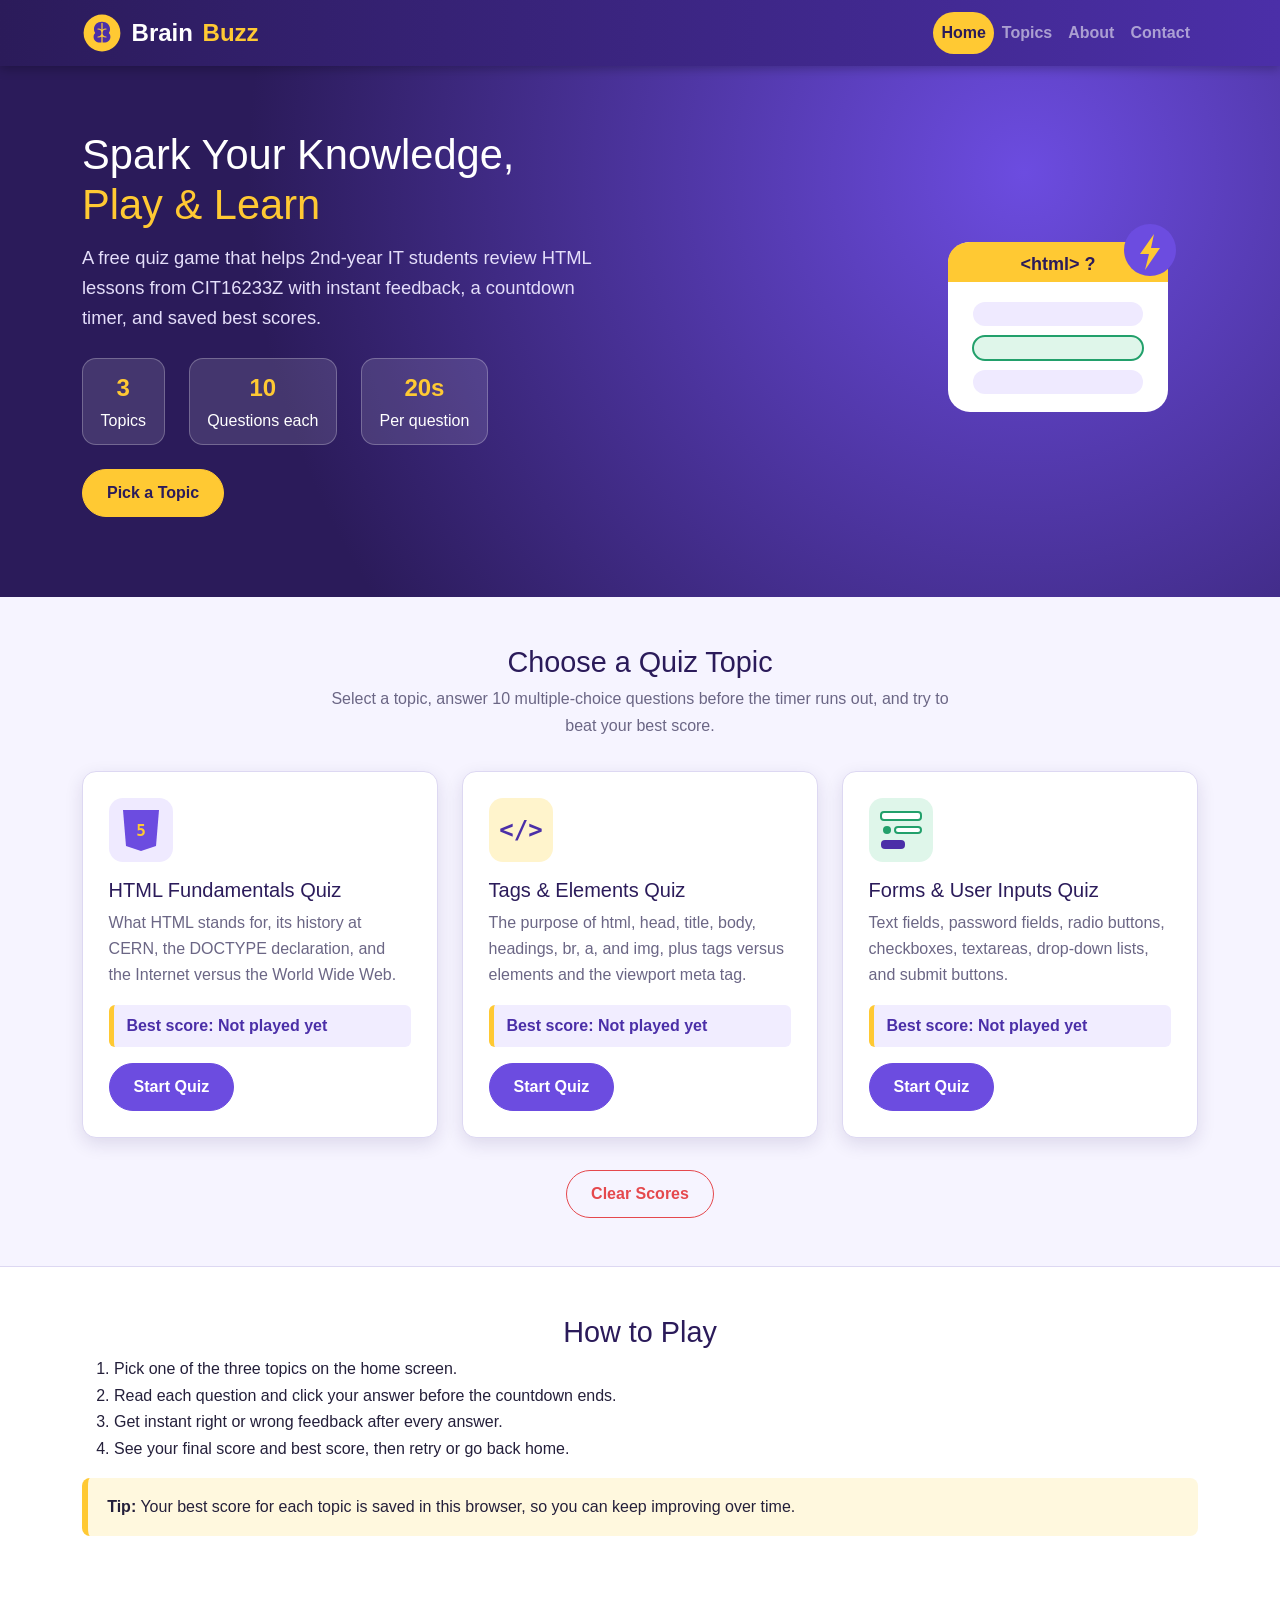
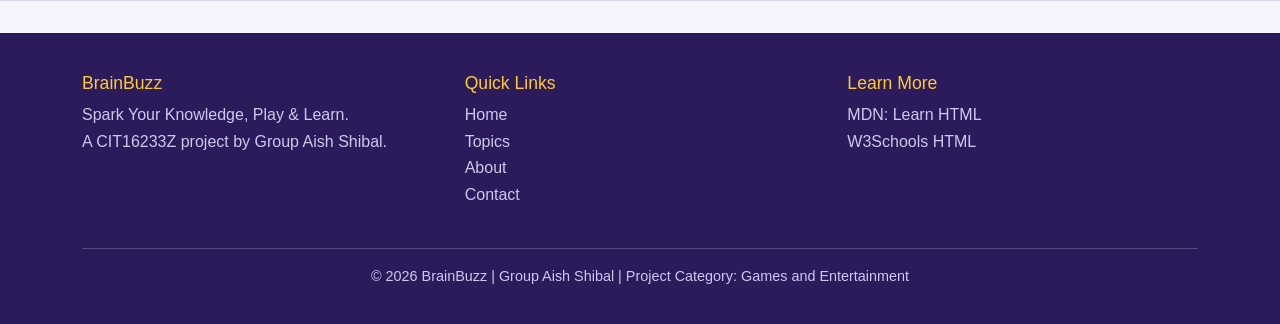
<file: index.html>
<!DOCTYPE html>
<html lang="en">
<head>
  <meta charset="UTF-8">
  <meta name="viewport" content="width=device-width, initial-scale=1.0">
  <meta name="description" content="BrainBuzz is a free web-based quiz game for reviewing HTML lessons.">
  <title>BrainBuzz | Spark Your Knowledge, Play &amp; Learn</title>
  <link rel="icon" href="images/logo.svg" type="image/svg+xml">
  <link rel="stylesheet" href="https://cdn.jsdelivr.net/npm/bootstrap@5.3.3/dist/css/bootstrap.min.css">
  <link rel="stylesheet" href="css/style.css">
</head>
<body>

  <header class="site-header sticky-top">
    <nav class="navbar navbar-expand-md navbar-dark" aria-label="Main navigation">
      <div class="container">
        <a class="navbar-brand brand" href="index.html">
          <img src="images/logo.svg" alt="BrainBuzz logo">
          Brain<span>Buzz</span>
        </a>
        <button class="navbar-toggler" type="button" data-bs-toggle="collapse" data-bs-target="#mainNav" aria-controls="mainNav" aria-expanded="false" aria-label="Toggle navigation">
          <span class="navbar-toggler-icon"></span>
        </button>
        <div class="collapse navbar-collapse" id="mainNav">
          <ul class="navbar-nav ms-auto">
          <li class="nav-item"><a class="nav-link active" href="index.html" aria-current="page">Home</a></li>
          <li class="nav-item"><a class="nav-link" href="topics.html">Topics</a></li>
          <li class="nav-item"><a class="nav-link" href="about.html">About</a></li>
          <li class="nav-item"><a class="nav-link" href="contact.html">Contact</a></li>
          </ul>
        </div>
      </div>
    </nav>
  </header>

  <main>

    <!-- SCREEN 1: HOME -->
    <div id="screen-home" class="screen active">

      <section class="hero">
        <div class="container hero-inner">
          <div class="hero-text">
            <h1>Spark Your Knowledge,<br><span>Play &amp; Learn</span></h1>
            <p>A free quiz game that helps 2nd-year IT students review HTML lessons from CIT16233Z with instant feedback, a countdown timer, and saved best scores.</p>
            <ul class="hero-stats">
              <li><strong>3</strong> Topics</li>
              <li><strong>10</strong> Questions each</li>
              <li><strong>20s</strong> Per question</li>
            </ul>
            <p><a href="#topics" class="btn btn-primary">Pick a Topic</a></p>
          </div>
          <div class="hero-image">
            <img src="images/hero.svg" alt="Illustration of a quiz card with a highlighted correct answer">
          </div>
        </div>
      </section>

      <section id="topics" class="section">
        <div class="container">
          <h2 class="section-title">Choose a Quiz Topic</h2>
          <p class="section-subtitle">Select a topic, answer 10 multiple-choice questions before the timer runs out, and try to beat your best score.</p>

          <!-- Topic cards are generated by script.js from questions.js -->
          <div id="topic-grid" class="row g-4 justify-content-center"></div>

          <div class="home-actions">
            <button id="clear-scores-btn" type="button" class="btn btn-danger">Clear Scores</button>
          </div>
        </div>
      </section>

      <section class="section section-alt">
        <div class="container">
          <h2 class="section-title">How to Play</h2>
          <ol>
            <li>Pick one of the three topics on the home screen.</li>
            <li>Read each question and click your answer before the countdown ends.</li>
            <li>Get instant right or wrong feedback after every answer.</li>
            <li>See your final score and best score, then retry or go back home.</li>
          </ol>
          <p class="callout"><strong>Tip:</strong> Your best score for each topic is saved in this browser, so you can keep improving over time.</p>
        </div>
      </section>
    </div>

    <!-- SCREEN 2: QUIZ -->
    <div id="screen-quiz" class="screen">
      <section class="section">
        <div class="container">
          <div class="quiz-box">
            <div class="quiz-top">
              <h2 id="quiz-topic-name">Quiz</h2>
              <div>
                <span id="score-display" class="badge badge-yellow">Score: 0</span>
                <span id="timer-display" class="badge badge-timer">Time: 20s</span>
              </div>
            </div>
            <p id="question-number">Question 1 of 10</p>
            <div class="progress"><div id="progress-bar" class="progress-bar"></div></div>
            <div class="timer-track"><div id="timer-bar" class="timer-bar"></div></div>

            <h3 id="question-text" class="question-text">Question text</h3>
            <div id="options" class="options"></div>
            <div id="feedback" class="feedback" aria-live="polite"></div>

            <div class="quiz-actions">
              <button id="quit-btn" type="button" class="btn btn-outline">Quit</button>
              <button id="next-btn" type="button" class="btn btn-primary">Next Question</button>
            </div>
          </div>
        </div>
      </section>
    </div>

    <!-- SCREEN 3: RESULTS -->
    <div id="screen-results" class="screen">
      <section class="section">
        <div class="container">
          <div class="result-box">
            <h2>Quiz Complete!</h2>
            <p id="result-topic">Topic</p>
            <div id="final-score" class="result-score">0 / 10</div>
            <p id="result-message" class="result-message"></p>
            <div class="result-stats">
              <div><strong id="best-score-display">0 / 10</strong> Best Score</div>
            </div>
            <div class="result-buttons">
              <button id="retry-btn" type="button" class="btn btn-primary">Retry</button>
              <button id="home-btn" type="button" class="btn btn-outline">Back to Home</button>
            </div>
          </div>
        </div>
      </section>
    </div>

  </main>

  <footer class="site-footer">
    <div class="container">
      <div class="footer-grid">
        <div>
          <h3>BrainBuzz</h3>
          <p>Spark Your Knowledge, Play &amp; Learn.<br>A CIT16233Z project by Group Aish Shibal.</p>
        </div>
        <div>
          <h3>Quick Links</h3>
          <ul>
            <li><a href="index.html">Home</a></li>
            <li><a href="topics.html">Topics</a></li>
            <li><a href="about.html">About</a></li>
            <li><a href="contact.html">Contact</a></li>
          </ul>
        </div>
        <div>
          <h3>Learn More</h3>
          <ul>
            <li><a href="https://developer.mozilla.org/en-US/docs/Learn/HTML" target="_blank" rel="noopener">MDN: Learn HTML</a></li>
            <li><a href="https://www.w3schools.com/html/" target="_blank" rel="noopener">W3Schools HTML</a></li>
          </ul>
        </div>
      </div>
      <p class="footer-bottom">&copy; 2026 BrainBuzz | Group Aish Shibal | Project Category: Games and Entertainment</p>
    </div>
  </footer>

  <script src="https://cdn.jsdelivr.net/npm/bootstrap@5.3.3/dist/js/bootstrap.bundle.min.js"></script>
  <script src="js/questions.js"></script>
  <script src="js/script.js"></script>
</body>
</html>
</file>
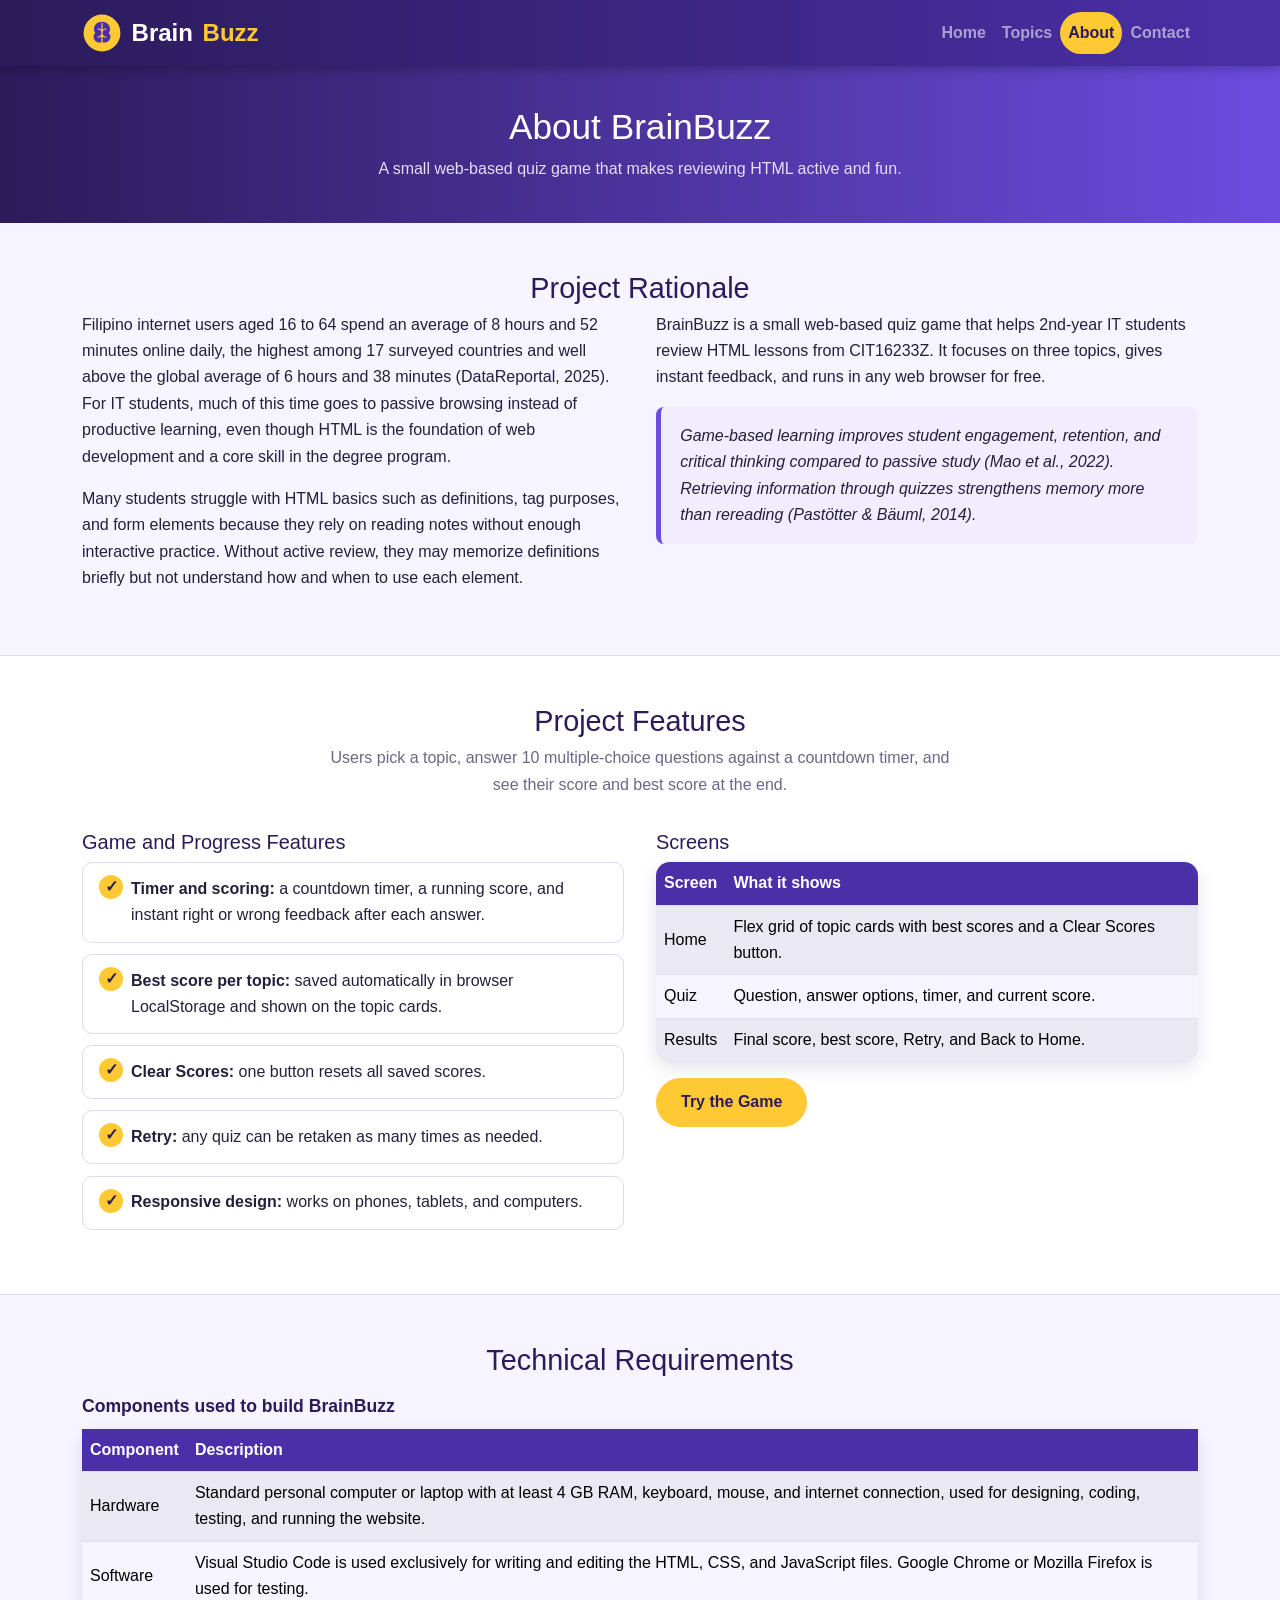
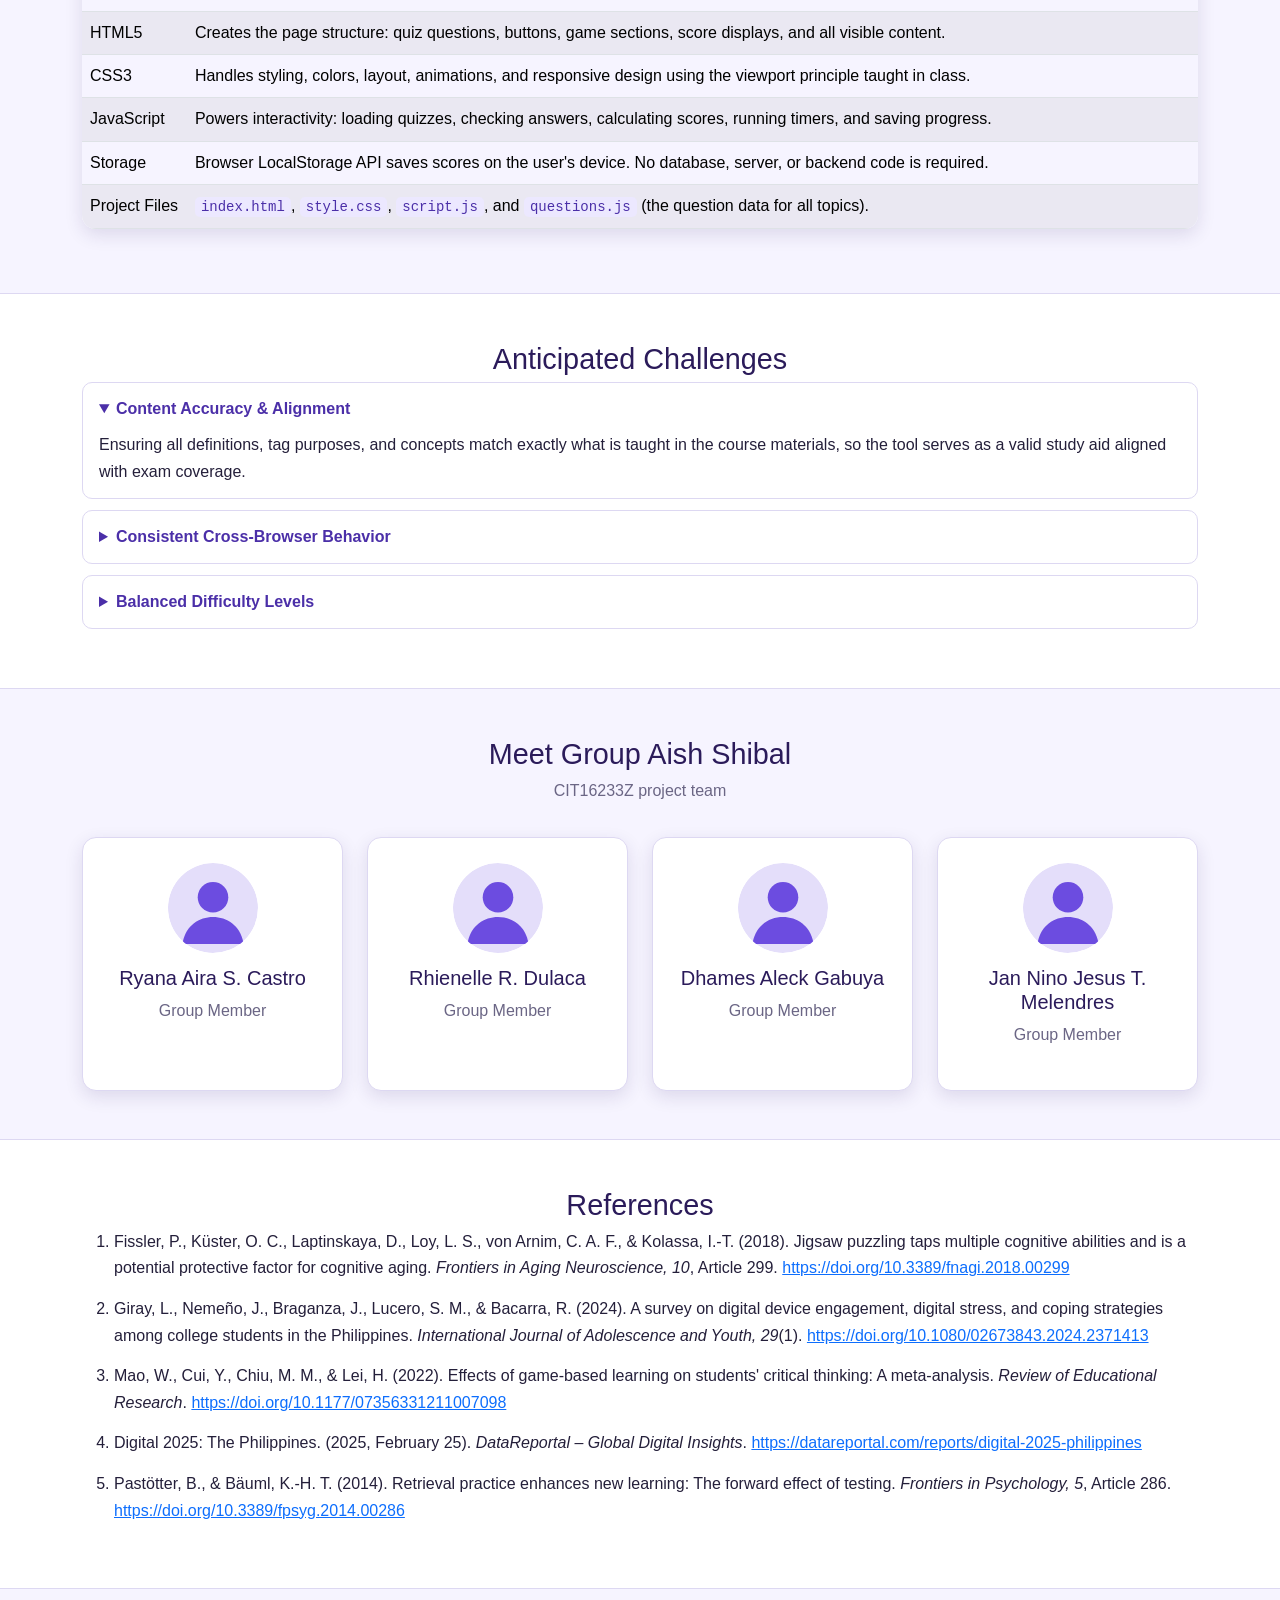
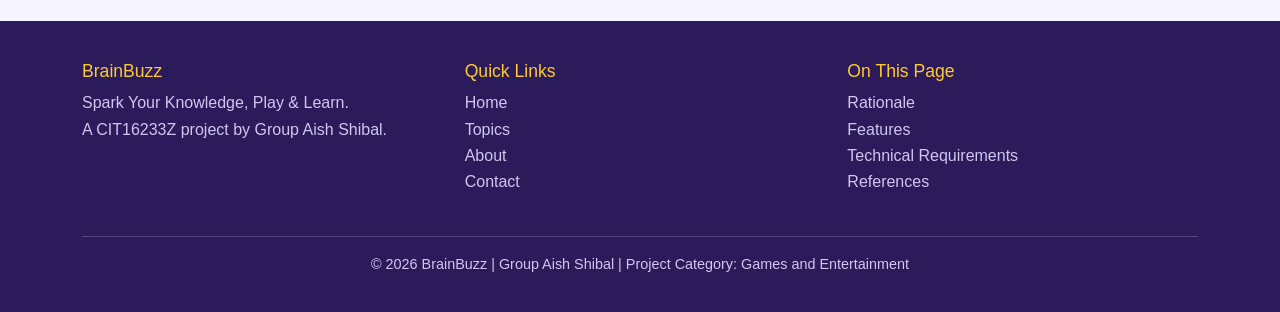
<file: about.html>
<!DOCTYPE html>
<html lang="en">
<head>
  <meta charset="UTF-8">
  <meta name="viewport" content="width=device-width, initial-scale=1.0">
  <meta name="description" content="About BrainBuzz: project rationale, features, technical requirements, challenges, team, and references.">
  <title>About | BrainBuzz</title>
  <link rel="icon" href="images/logo.svg" type="image/svg+xml">
  <link rel="stylesheet" href="https://cdn.jsdelivr.net/npm/bootstrap@5.3.3/dist/css/bootstrap.min.css">
  <link rel="stylesheet" href="css/style.css">
</head>
<body>

  <header class="site-header sticky-top">
    <nav class="navbar navbar-expand-md navbar-dark" aria-label="Main navigation">
      <div class="container">
        <a class="navbar-brand brand" href="index.html">
          <img src="images/logo.svg" alt="BrainBuzz logo">
          Brain<span>Buzz</span>
        </a>
        <button class="navbar-toggler" type="button" data-bs-toggle="collapse" data-bs-target="#mainNav" aria-controls="mainNav" aria-expanded="false" aria-label="Toggle navigation">
          <span class="navbar-toggler-icon"></span>
        </button>
        <div class="collapse navbar-collapse" id="mainNav">
          <ul class="navbar-nav ms-auto">
          <li class="nav-item"><a class="nav-link" href="index.html">Home</a></li>
          <li class="nav-item"><a class="nav-link" href="topics.html">Topics</a></li>
          <li class="nav-item"><a class="nav-link active" href="about.html" aria-current="page">About</a></li>
          <li class="nav-item"><a class="nav-link" href="contact.html">Contact</a></li>
          </ul>
        </div>
      </div>
    </nav>
  </header>

  <div class="page-banner">
    <div class="container">
      <h1>About BrainBuzz</h1>
      <p>A small web-based quiz game that makes reviewing HTML active and fun.</p>
    </div>
  </div>

  <main>

    <!-- Rationale -->
    <section id="rationale" class="section">
      <div class="container">
        <h2 class="section-title">Project Rationale</h2>
        <div class="two-col">
          <div>
            <p>Filipino internet users aged 16 to 64 spend an average of 8 hours and 52 minutes online daily, the highest among 17 surveyed countries and well above the global average of 6 hours and 38 minutes (DataReportal, 2025). For IT students, much of this time goes to passive browsing instead of productive learning, even though HTML is the foundation of web development and a core skill in the degree program.</p>
            <p>Many students struggle with HTML basics such as definitions, tag purposes, and form elements because they rely on reading notes without enough interactive practice. Without active review, they may memorize definitions briefly but not understand how and when to use each element.</p>
          </div>
          <div>
            <p>BrainBuzz is a small web-based quiz game that helps 2nd-year IT students review HTML lessons from CIT16233Z. It focuses on three topics, gives instant feedback, and runs in any web browser for free.</p>
            <blockquote>Game-based learning improves student engagement, retention, and critical thinking compared to passive study (Mao et al., 2022). Retrieving information through quizzes strengthens memory more than rereading (Past&ouml;tter &amp; B&auml;uml, 2014).</blockquote>
          </div>
        </div>
      </div>
    </section>

    <!-- Features -->
    <section id="features" class="section section-alt">
      <div class="container">
        <h2 class="section-title">Project Features</h2>
        <p class="section-subtitle">Users pick a topic, answer 10 multiple-choice questions against a countdown timer, and see their score and best score at the end.</p>
        <div class="two-col">
          <div>
            <h3>Game and Progress Features</h3>
            <ul class="feature-list">
              <li><strong>Timer and scoring:</strong> a countdown timer, a running score, and instant right or wrong feedback after each answer.</li>
              <li><strong>Best score per topic:</strong> saved automatically in browser LocalStorage and shown on the topic cards.</li>
              <li><strong>Clear Scores:</strong> one button resets all saved scores.</li>
              <li><strong>Retry:</strong> any quiz can be retaken as many times as needed.</li>
              <li><strong>Responsive design:</strong> works on phones, tablets, and computers.</li>
            </ul>
          </div>
          <div>
            <h3>Screens</h3>
            <table class="table table-striped table-hover align-middle">
              <thead>
                <tr><th scope="col">Screen</th><th scope="col">What it shows</th></tr>
              </thead>
              <tbody>
                <tr><td>Home</td><td>Flex grid of topic cards with best scores and a Clear Scores button.</td></tr>
                <tr><td>Quiz</td><td>Question, answer options, timer, and current score.</td></tr>
                <tr><td>Results</td><td>Final score, best score, Retry, and Back to Home.</td></tr>
              </tbody>
            </table>
            <p><a href="index.html" class="btn btn-primary">Try the Game</a></p>
          </div>
        </div>
      </div>
    </section>

    <!-- Technical requirements -->
    <section id="technical" class="section">
      <div class="container">
        <h2 class="section-title">Technical Requirements</h2>
        <div class="table-wrap">
          <table class="table table-striped table-hover align-middle">
            <caption>Components used to build BrainBuzz</caption>
            <thead>
              <tr><th scope="col">Component</th><th scope="col">Description</th></tr>
            </thead>
            <tbody>
              <tr>
                <td>Hardware</td>
                <td>Standard personal computer or laptop with at least 4 GB RAM, keyboard, mouse, and internet connection, used for designing, coding, testing, and running the website.</td>
              </tr>
              <tr>
                <td>Software</td>
                <td>Visual Studio Code is used exclusively for writing and editing the HTML, CSS, and JavaScript files. Google Chrome or Mozilla Firefox is used for testing.</td>
              </tr>
              <tr>
                <td>HTML5</td>
                <td>Creates the page structure: quiz questions, buttons, game sections, score displays, and all visible content.</td>
              </tr>
              <tr>
                <td>CSS3</td>
                <td>Handles styling, colors, layout, animations, and responsive design using the viewport principle taught in class.</td>
              </tr>
              <tr>
                <td>JavaScript</td>
                <td>Powers interactivity: loading quizzes, checking answers, calculating scores, running timers, and saving progress.</td>
              </tr>
              <tr>
                <td>Storage</td>
                <td>Browser LocalStorage API saves scores on the user's device. No database, server, or backend code is required.</td>
              </tr>
              <tr>
                <td>Project Files</td>
                <td><code>index.html</code>, <code>style.css</code>, <code>script.js</code>, and <code>questions.js</code> (the question data for all topics).</td>
              </tr>
            </tbody>
          </table>
        </div>
      </div>
    </section>

    <!-- Challenges -->
    <section id="challenges" class="section section-alt">
      <div class="container">
        <h2 class="section-title">Anticipated Challenges</h2>
        <details open>
          <summary>Content Accuracy &amp; Alignment</summary>
          <p>Ensuring all definitions, tag purposes, and concepts match exactly what is taught in the course materials, so the tool serves as a valid study aid aligned with exam coverage.</p>
        </details>
        <details>
          <summary>Consistent Cross-Browser Behavior</summary>
          <p>Making sure JavaScript, LocalStorage, and the responsive layout work identically across Chrome, Firefox, and Edge, since web page display varies across browsers.</p>
        </details>
        <details>
          <summary>Balanced Difficulty Levels</summary>
          <p>Designing questions that are accessible to beginners early in the semester while still being useful as students advance into topics such as linking pages, website structure, and forms.</p>
        </details>
      </div>
    </section>

    <!-- Team -->
    <section id="team" class="section">
      <div class="container">
        <h2 class="section-title">Meet Group Aish Shibal</h2>
        <p class="section-subtitle">CIT16233Z project team</p>
        <div class="row g-4 justify-content-center">
          <div class="col-6 col-lg-3">
          <article class="card h-100 member-card">
            <img src="images/member.svg" alt="Avatar for Ryana Aira S. Castro">
            <h3>Ryana Aira S. Castro</h3>
            <p>Group Member</p>
          </article>
          </div>
          <div class="col-6 col-lg-3">
          <article class="card h-100 member-card">
            <img src="images/member.svg" alt="Avatar for Rhienelle R. Dulaca">
            <h3>Rhienelle R. Dulaca</h3>
            <p>Group Member</p>
          </article>
          </div>
          <div class="col-6 col-lg-3">
          <article class="card h-100 member-card">
            <img src="images/member.svg" alt="Avatar for Dhames Aleck Gabuya">
            <h3>Dhames Aleck Gabuya</h3>
            <p>Group Member</p>
          </article>
          </div>
          <div class="col-6 col-lg-3">
          <article class="card h-100 member-card">
            <img src="images/member.svg" alt="Avatar for Jan Nino Jesus T. Melendres">
            <h3>Jan Nino Jesus T. Melendres</h3>
            <p>Group Member</p>
          </article>
          </div>
        </div>
      </div>
    </section>

    <!-- References -->
    <section id="references" class="section section-alt">
      <div class="container">
        <h2 class="section-title">References</h2>
        <ol class="references">
          <li>Fissler, P., K&uuml;ster, O. C., Laptinskaya, D., Loy, L. S., von Arnim, C. A. F., &amp; Kolassa, I.-T. (2018). Jigsaw puzzling taps multiple cognitive abilities and is a potential protective factor for cognitive aging. <em>Frontiers in Aging Neuroscience, 10</em>, Article 299. <a href="https://doi.org/10.3389/fnagi.2018.00299" target="_blank" rel="noopener">https://doi.org/10.3389/fnagi.2018.00299</a></li>
          <li>Giray, L., Neme&ntilde;o, J., Braganza, J., Lucero, S. M., &amp; Bacarra, R. (2024). A survey on digital device engagement, digital stress, and coping strategies among college students in the Philippines. <em>International Journal of Adolescence and Youth, 29</em>(1). <a href="https://doi.org/10.1080/02673843.2024.2371413" target="_blank" rel="noopener">https://doi.org/10.1080/02673843.2024.2371413</a></li>
          <li>Mao, W., Cui, Y., Chiu, M. M., &amp; Lei, H. (2022). Effects of game-based learning on students' critical thinking: A meta-analysis. <em>Review of Educational Research</em>. <a href="https://doi.org/10.1177/07356331211007098" target="_blank" rel="noopener">https://doi.org/10.1177/07356331211007098</a></li>
          <li>Digital 2025: The Philippines. (2025, February 25). <em>DataReportal &ndash; Global Digital Insights</em>. <a href="https://datareportal.com/reports/digital-2025-philippines" target="_blank" rel="noopener">https://datareportal.com/reports/digital-2025-philippines</a></li>
          <li>Past&ouml;tter, B., &amp; B&auml;uml, K.-H. T. (2014). Retrieval practice enhances new learning: The forward effect of testing. <em>Frontiers in Psychology, 5</em>, Article 286. <a href="https://doi.org/10.3389/fpsyg.2014.00286" target="_blank" rel="noopener">https://doi.org/10.3389/fpsyg.2014.00286</a></li>
        </ol>
      </div>
    </section>

  </main>

  <footer class="site-footer">
    <div class="container">
      <div class="footer-grid">
        <div>
          <h3>BrainBuzz</h3>
          <p>Spark Your Knowledge, Play &amp; Learn.<br>A CIT16233Z project by Group Aish Shibal.</p>
        </div>
        <div>
          <h3>Quick Links</h3>
          <ul>
            <li><a href="index.html">Home</a></li>
            <li><a href="topics.html">Topics</a></li>
            <li><a href="about.html">About</a></li>
            <li><a href="contact.html">Contact</a></li>
          </ul>
        </div>
        <div>
          <h3>On This Page</h3>
          <ul>
            <li><a href="#rationale">Rationale</a></li>
            <li><a href="#features">Features</a></li>
            <li><a href="#technical">Technical Requirements</a></li>
            <li><a href="#references">References</a></li>
          </ul>
        </div>
      </div>
      <p class="footer-bottom">&copy; 2026 BrainBuzz | Group Aish Shibal | Project Category: Games and Entertainment</p>
    </div>
  </footer>

  <script src="https://cdn.jsdelivr.net/npm/bootstrap@5.3.3/dist/js/bootstrap.bundle.min.js"></script>
</body>
</html>
</file>
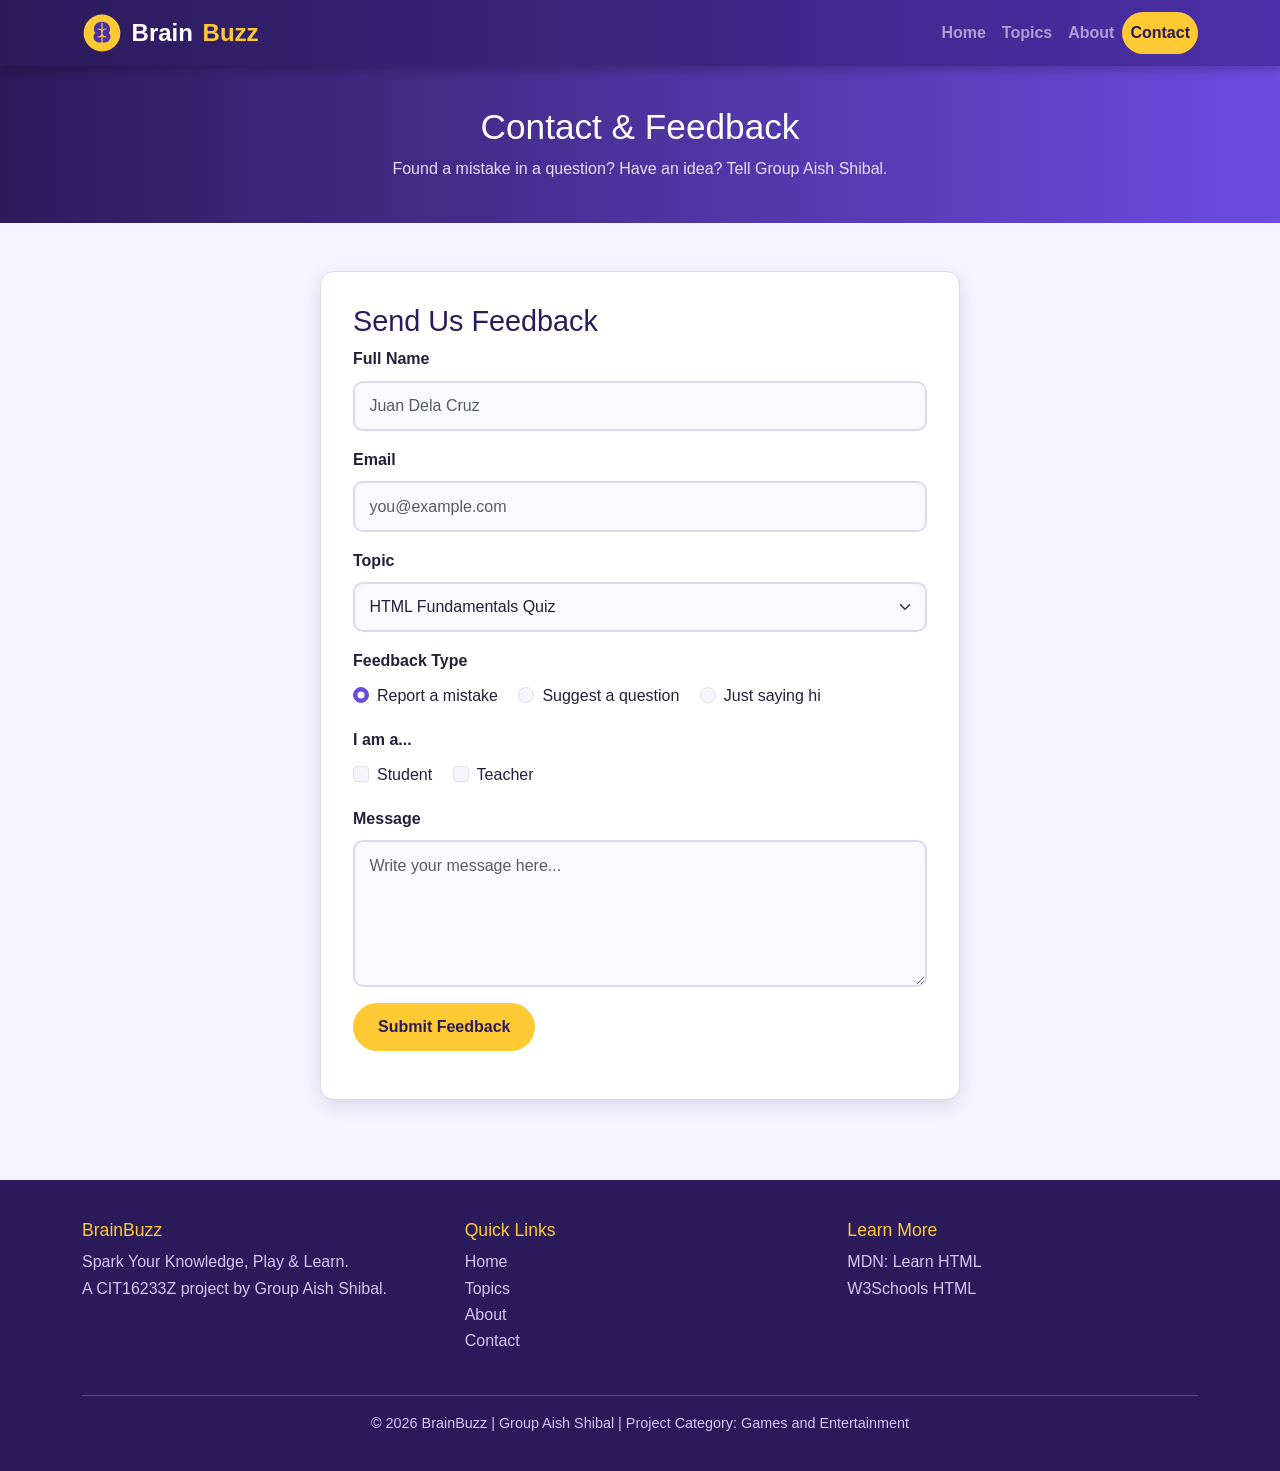
<file: contact.html>
<!DOCTYPE html>
<html lang="en">
<head>
  <meta charset="UTF-8">
  <meta name="viewport" content="width=device-width, initial-scale=1.0">
  <meta name="description" content="Send feedback or suggest new quiz questions for BrainBuzz.">
  <title>Contact | BrainBuzz</title>
  <link rel="icon" href="images/logo.svg" type="image/svg+xml">
  <link rel="stylesheet" href="https://cdn.jsdelivr.net/npm/bootstrap@5.3.3/dist/css/bootstrap.min.css">
  <link rel="stylesheet" href="css/style.css">
</head>
<body>

  <header class="site-header sticky-top">
    <nav class="navbar navbar-expand-md navbar-dark" aria-label="Main navigation">
      <div class="container">
        <a class="navbar-brand brand" href="index.html">
          <img src="images/logo.svg" alt="BrainBuzz logo">
          Brain<span>Buzz</span>
        </a>
        <button class="navbar-toggler" type="button" data-bs-toggle="collapse" data-bs-target="#mainNav" aria-controls="mainNav" aria-expanded="false" aria-label="Toggle navigation">
          <span class="navbar-toggler-icon"></span>
        </button>
        <div class="collapse navbar-collapse" id="mainNav">
          <ul class="navbar-nav ms-auto">
          <li class="nav-item"><a class="nav-link" href="index.html">Home</a></li>
          <li class="nav-item"><a class="nav-link" href="topics.html">Topics</a></li>
          <li class="nav-item"><a class="nav-link" href="about.html">About</a></li>
          <li class="nav-item"><a class="nav-link active" href="contact.html" aria-current="page">Contact</a></li>
          </ul>
        </div>
      </div>
    </nav>
  </header>

  <div class="page-banner">
    <div class="container">
      <h1>Contact &amp; Feedback</h1>
      <p>Found a mistake in a question? Have an idea? Tell Group Aish Shibal.</p>
    </div>
  </div>

  <main>
    <section class="section">
      <div class="container">
        <form id="feedback-form" class="form-card" action="#" method="post">
          <h2>Send Us Feedback</h2>

          <div class="mb-3">
            <label for="fullname" class="form-label">Full Name</label>
            <input type="text" class="form-control" id="fullname" name="fullname" placeholder="Juan Dela Cruz" required>
          </div>

          <div class="mb-3">
            <label for="email" class="form-label">Email</label>
            <input type="email" class="form-control" id="email" name="email" placeholder="you@example.com" required>
          </div>

          <div class="mb-3">
            <label for="topic" class="form-label">Topic</label>
            <select class="form-select" id="topic" name="topic">
              <option value="fundamentals">HTML Fundamentals Quiz</option>
              <option value="tags">Tags &amp; Elements Quiz</option>
              <option value="forms">Forms &amp; User Inputs Quiz</option>
              <option value="general">General / Other</option>
            </select>
          </div>

          <fieldset class="mb-3">
            <legend class="form-label">Feedback Type</legend>
            <div class="form-check form-check-inline">
              <input class="form-check-input" type="radio" name="type" id="type-bug" value="bug" checked>
              <label class="form-check-label" for="type-bug">Report a mistake</label>
            </div>
            <div class="form-check form-check-inline">
              <input class="form-check-input" type="radio" name="type" id="type-idea" value="idea">
              <label class="form-check-label" for="type-idea">Suggest a question</label>
            </div>
            <div class="form-check form-check-inline">
              <input class="form-check-input" type="radio" name="type" id="type-hi" value="praise">
              <label class="form-check-label" for="type-hi">Just saying hi</label>
            </div>
          </fieldset>

          <fieldset class="mb-3">
            <legend class="form-label">I am a...</legend>
            <div class="form-check form-check-inline">
              <input class="form-check-input" type="checkbox" name="role" id="role-student" value="student">
              <label class="form-check-label" for="role-student">Student</label>
            </div>
            <div class="form-check form-check-inline">
              <input class="form-check-input" type="checkbox" name="role" id="role-teacher" value="teacher">
              <label class="form-check-label" for="role-teacher">Teacher</label>
            </div>
          </fieldset>

          <div class="mb-3">
            <label for="message" class="form-label">Message</label>
            <textarea class="form-control" id="message" name="message" rows="5" placeholder="Write your message here..." required></textarea>
          </div>

          <button type="submit" class="btn btn-primary">Submit Feedback</button>
          <p id="form-note" class="form-note" aria-live="polite"></p>
        </form>
      </div>
    </section>
  </main>

  <footer class="site-footer">
    <div class="container">
      <div class="footer-grid">
        <div>
          <h3>BrainBuzz</h3>
          <p>Spark Your Knowledge, Play &amp; Learn.<br>A CIT16233Z project by Group Aish Shibal.</p>
        </div>
        <div>
          <h3>Quick Links</h3>
          <ul>
            <li><a href="index.html">Home</a></li>
            <li><a href="topics.html">Topics</a></li>
            <li><a href="about.html">About</a></li>
            <li><a href="contact.html">Contact</a></li>
          </ul>
        </div>
        <div>
          <h3>Learn More</h3>
          <ul>
            <li><a href="https://developer.mozilla.org/en-US/docs/Learn/HTML" target="_blank" rel="noopener">MDN: Learn HTML</a></li>
            <li><a href="https://www.w3schools.com/html/" target="_blank" rel="noopener">W3Schools HTML</a></li>
          </ul>
        </div>
      </div>
      <p class="footer-bottom">&copy; 2026 BrainBuzz | Group Aish Shibal | Project Category: Games and Entertainment</p>
    </div>
  </footer>

  <script src="https://cdn.jsdelivr.net/npm/bootstrap@5.3.3/dist/js/bootstrap.bundle.min.js"></script>
  <script src="js/script.js"></script>
</body>
</html>
</file>
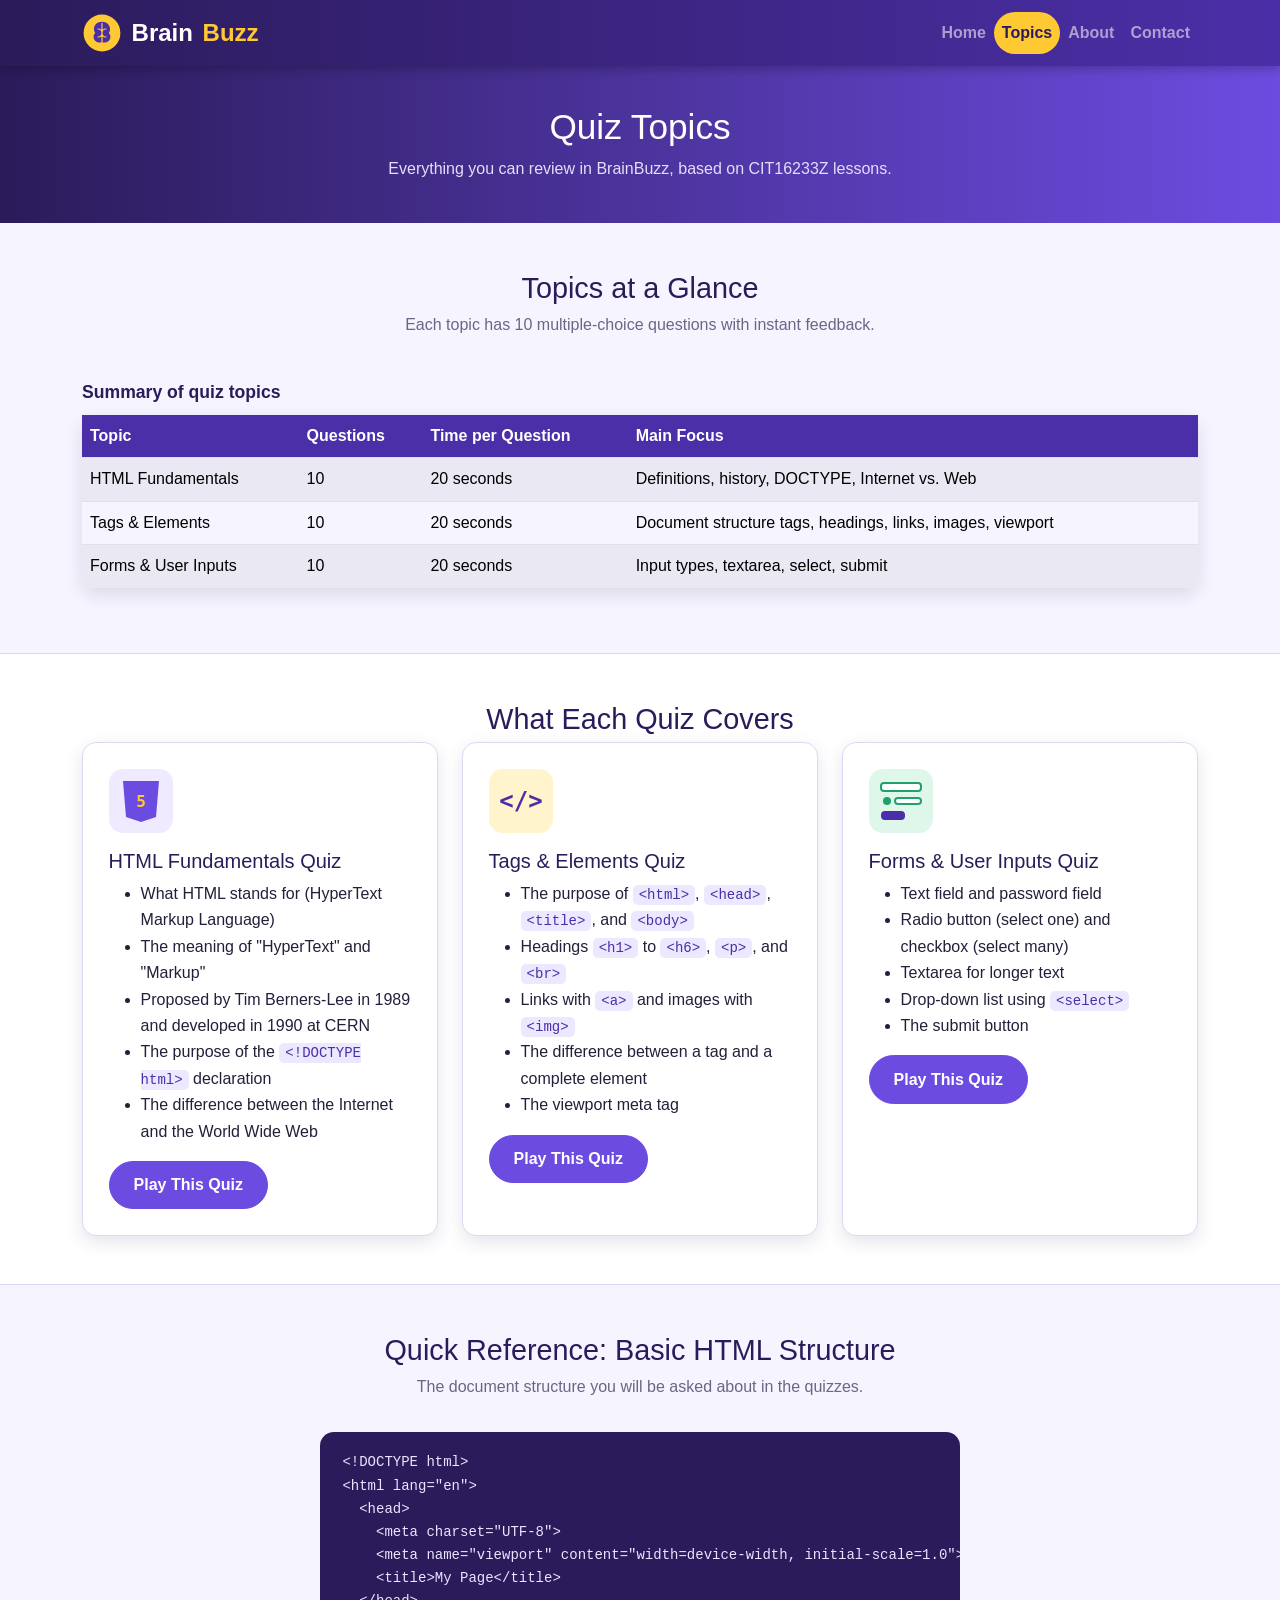
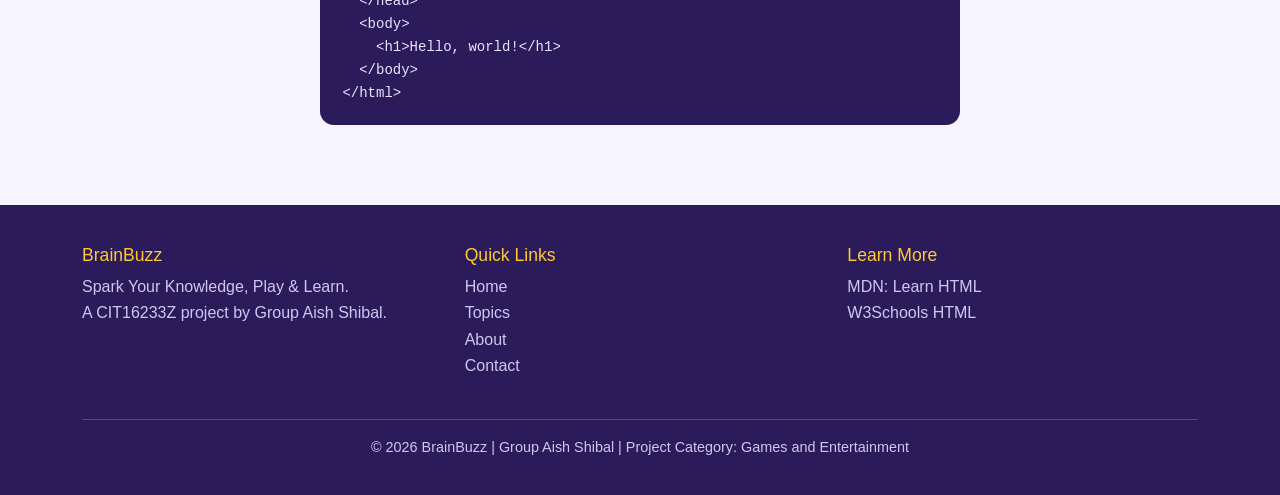
<file: topics.html>
<!DOCTYPE html>
<html lang="en">
<head>
  <meta charset="UTF-8">
  <meta name="viewport" content="width=device-width, initial-scale=1.0">
  <meta name="description" content="Quiz topics covered by BrainBuzz: HTML Fundamentals, Tags and Elements, and Forms and User Inputs.">
  <title>Quiz Topics | BrainBuzz</title>
  <link rel="icon" href="images/logo.svg" type="image/svg+xml">
  <link rel="stylesheet" href="https://cdn.jsdelivr.net/npm/bootstrap@5.3.3/dist/css/bootstrap.min.css">
  <link rel="stylesheet" href="css/style.css">
</head>
<body>

  <header class="site-header sticky-top">
    <nav class="navbar navbar-expand-md navbar-dark" aria-label="Main navigation">
      <div class="container">
        <a class="navbar-brand brand" href="index.html">
          <img src="images/logo.svg" alt="BrainBuzz logo">
          Brain<span>Buzz</span>
        </a>
        <button class="navbar-toggler" type="button" data-bs-toggle="collapse" data-bs-target="#mainNav" aria-controls="mainNav" aria-expanded="false" aria-label="Toggle navigation">
          <span class="navbar-toggler-icon"></span>
        </button>
        <div class="collapse navbar-collapse" id="mainNav">
          <ul class="navbar-nav ms-auto">
          <li class="nav-item"><a class="nav-link" href="index.html">Home</a></li>
          <li class="nav-item"><a class="nav-link active" href="topics.html" aria-current="page">Topics</a></li>
          <li class="nav-item"><a class="nav-link" href="about.html">About</a></li>
          <li class="nav-item"><a class="nav-link" href="contact.html">Contact</a></li>
          </ul>
        </div>
      </div>
    </nav>
  </header>

  <div class="page-banner">
    <div class="container">
      <h1>Quiz Topics</h1>
      <p>Everything you can review in BrainBuzz, based on CIT16233Z lessons.</p>
    </div>
  </div>

  <main>

    <section class="section">
      <div class="container">
        <h2 class="section-title">Topics at a Glance</h2>
        <p class="section-subtitle">Each topic has 10 multiple-choice questions with instant feedback.</p>

        <div class="table-wrap">
          <table class="table table-striped table-hover align-middle">
            <caption>Summary of quiz topics</caption>
            <thead>
              <tr>
                <th scope="col">Topic</th>
                <th scope="col">Questions</th>
                <th scope="col">Time per Question</th>
                <th scope="col">Main Focus</th>
              </tr>
            </thead>
            <tbody>
              <tr>
                <td>HTML Fundamentals</td>
                <td>10</td>
                <td>20 seconds</td>
                <td>Definitions, history, DOCTYPE, Internet vs. Web</td>
              </tr>
              <tr>
                <td>Tags &amp; Elements</td>
                <td>10</td>
                <td>20 seconds</td>
                <td>Document structure tags, headings, links, images, viewport</td>
              </tr>
              <tr>
                <td>Forms &amp; User Inputs</td>
                <td>10</td>
                <td>20 seconds</td>
                <td>Input types, textarea, select, submit</td>
              </tr>
            </tbody>
          </table>
        </div>
      </div>
    </section>

    <section class="section section-alt">
      <div class="container">
        <h2 class="section-title">What Each Quiz Covers</h2>
        <div class="row g-4 justify-content-center">

          <div class="col-md-6 col-lg-4">
          <article class="card h-100">
            <img class="card-icon" src="images/icon-fundamentals.svg" alt="">
            <h3>HTML Fundamentals Quiz</h3>
            <ul>
              <li>What HTML stands for (HyperText Markup Language)</li>
              <li>The meaning of "HyperText" and "Markup"</li>
              <li>Proposed by Tim Berners-Lee in 1989 and developed in 1990 at CERN</li>
              <li>The purpose of the <code>&lt;!DOCTYPE html&gt;</code> declaration</li>
              <li>The difference between the Internet and the World Wide Web</li>
            </ul>
            <a href="index.html#topics" class="btn btn-secondary">Play This Quiz</a>
          </article>
          </div>

          <div class="col-md-6 col-lg-4">
          <article class="card h-100">
            <img class="card-icon" src="images/icon-tags.svg" alt="">
            <h3>Tags &amp; Elements Quiz</h3>
            <ul>
              <li>The purpose of <code>&lt;html&gt;</code>, <code>&lt;head&gt;</code>, <code>&lt;title&gt;</code>, and <code>&lt;body&gt;</code></li>
              <li>Headings <code>&lt;h1&gt;</code> to <code>&lt;h6&gt;</code>, <code>&lt;p&gt;</code>, and <code>&lt;br&gt;</code></li>
              <li>Links with <code>&lt;a&gt;</code> and images with <code>&lt;img&gt;</code></li>
              <li>The difference between a tag and a complete element</li>
              <li>The viewport meta tag</li>
            </ul>
            <a href="index.html#topics" class="btn btn-secondary">Play This Quiz</a>
          </article>
          </div>

          <div class="col-md-6 col-lg-4">
          <article class="card h-100">
            <img class="card-icon" src="images/icon-forms.svg" alt="">
            <h3>Forms &amp; User Inputs Quiz</h3>
            <ul>
              <li>Text field and password field</li>
              <li>Radio button (select one) and checkbox (select many)</li>
              <li>Textarea for longer text</li>
              <li>Drop-down list using <code>&lt;select&gt;</code></li>
              <li>The submit button</li>
            </ul>
            <a href="index.html#topics" class="btn btn-secondary">Play This Quiz</a>
          </article>
          </div>

        </div>
      </div>
    </section>

    <section class="section">
      <div class="container">
        <h2 class="section-title">Quick Reference: Basic HTML Structure</h2>
        <p class="section-subtitle">The document structure you will be asked about in the quizzes.</p>
        <pre><code>&lt;!DOCTYPE html&gt;
&lt;html lang="en"&gt;
  &lt;head&gt;
    &lt;meta charset="UTF-8"&gt;
    &lt;meta name="viewport" content="width=device-width, initial-scale=1.0"&gt;
    &lt;title&gt;My Page&lt;/title&gt;
  &lt;/head&gt;
  &lt;body&gt;
    &lt;h1&gt;Hello, world!&lt;/h1&gt;
  &lt;/body&gt;
&lt;/html&gt;</code></pre>
      </div>
    </section>

  </main>

  <footer class="site-footer">
    <div class="container">
      <div class="footer-grid">
        <div>
          <h3>BrainBuzz</h3>
          <p>Spark Your Knowledge, Play &amp; Learn.<br>A CIT16233Z project by Group Aish Shibal.</p>
        </div>
        <div>
          <h3>Quick Links</h3>
          <ul>
            <li><a href="index.html">Home</a></li>
            <li><a href="topics.html">Topics</a></li>
            <li><a href="about.html">About</a></li>
            <li><a href="contact.html">Contact</a></li>
          </ul>
        </div>
        <div>
          <h3>Learn More</h3>
          <ul>
            <li><a href="https://developer.mozilla.org/en-US/docs/Learn/HTML" target="_blank" rel="noopener">MDN: Learn HTML</a></li>
            <li><a href="https://www.w3schools.com/html/" target="_blank" rel="noopener">W3Schools HTML</a></li>
          </ul>
        </div>
      </div>
      <p class="footer-bottom">&copy; 2026 BrainBuzz | Group Aish Shibal | Project Category: Games and Entertainment</p>
    </div>
  </footer>

  <script src="https://cdn.jsdelivr.net/npm/bootstrap@5.3.3/dist/js/bootstrap.bundle.min.js"></script>
</body>
</html>
</file>
<file: css/style.css>
/* =========================================================
   BrainBuzz - style.css  (Bootstrap 5 version)
   Group: Aish Shibal | CIT16233Z
   Bootstrap handles the reset, grid, navbar, tables and forms.
   This file adds the BrainBuzz theme and custom components.
   ========================================================= */

/* ---------- 1. Design tokens ---------- */
:root {
  --purple-900: #2b1b5a;
  --purple-700: #4b2fa8;
  --purple-500: #6c4ce0;
  --yellow-400: #ffc933;
  --yellow-500: #f5b400;
  --green-500: #22a06b;
  --red-500: #e5484d;
  --bg: #f6f4ff;
  --surface: #ffffff;
  --text: #241f3a;
  --muted: #6b6685;
  --border: #ddd8f2;
  --radius: 14px;
  --shadow: 0 6px 18px rgba(43, 27, 90, 0.12);
  --shadow-hover: 0 12px 28px rgba(43, 27, 90, 0.22);
  --bs-body-color: var(--text);
  --bs-body-bg: var(--bg);
  --bs-link-color: var(--purple-500);
  --bs-link-hover-color: var(--purple-700);
}

/* ---------- 2. Typography ---------- */
body {
  font-family: "Segoe UI", Roboto, "Helvetica Neue", Arial, sans-serif;
  line-height: 1.65;
}

h1, h2, h3, h4 {
  font-family: "Trebuchet MS", "Segoe UI", sans-serif;
  color: var(--purple-900);
}
h1 { font-size: 2.6rem; }
h2 { font-size: 1.8rem; }
h3 { font-size: 1.25rem; }

code {
  background-color: #ece8ff;
  color: var(--purple-700);
  padding: 2px 6px;
  border-radius: 5px;
}

/* ---------- 3. Sections ---------- */
.section { padding: 3rem 0; }
.section-alt {
  background-color: var(--surface);
  border-top: 1px solid var(--border);
  border-bottom: 1px solid var(--border);
}
.section-title { text-align: center; margin-bottom: 0.4rem; }
.section-subtitle {
  text-align: center;
  color: var(--muted);
  max-width: 640px;
  margin: 0 auto 2rem;
}

/* ---------- 4. Navbar (Bootstrap navbar + theme) ---------- */
.site-header {
  background: linear-gradient(90deg, var(--purple-900), var(--purple-700));
  z-index: 1030;
  box-shadow: 0 3px 10px rgba(0, 0, 0, 0.25);
  --bs-navbar-color: #e9e4ff;
  --bs-navbar-hover-color: #ffffff;
  --bs-navbar-active-color: var(--purple-900);
}

.brand {
  display: flex;
  align-items: center;
  gap: 0.6rem;
  color: #fff;
  font-size: 1.5rem;
  font-weight: 800;
}
.brand:hover { color: #fff; }
.brand img { width: 40px; height: 40px; }
.brand span { color: var(--yellow-400); }

.site-header .nav-link {
  border-radius: 999px;
  padding: 0.5rem 1rem;
  font-weight: 600;
  transition: background-color 0.25s, color 0.25s;
}
.site-header .nav-link:hover { background-color: rgba(255, 255, 255, 0.15); }
.site-header .nav-link.active { background-color: var(--yellow-400); color: var(--purple-900); }

/* ---------- 5. Hero & banner ---------- */
.hero {
  background: radial-gradient(circle at 80% 20%, var(--purple-500), var(--purple-900) 70%);
  color: #fff;
  padding: 4rem 0;
}
.hero-inner { display: flex; align-items: center; justify-content: space-between; gap: 2rem; }
.hero-text { flex: 1; }
.hero h1 { color: #fff; margin-bottom: 0.8rem; }
.hero h1 span { color: var(--yellow-400); }
.hero p { font-size: 1.15rem; color: #e4defa; max-width: 520px; }
.hero-image { flex: 0 0 280px; }

.hero-stats { display: flex; gap: 1.5rem; margin: 1.5rem 0; list-style: none; padding: 0; }
.hero-stats li {
  background-color: rgba(255, 255, 255, 0.12);
  border: 1px solid rgba(255, 255, 255, 0.25);
  border-radius: var(--radius);
  padding: 0.6rem 1.1rem;
  text-align: center;
}
.hero-stats strong { display: block; font-size: 1.5rem; color: var(--yellow-400); }

.page-banner {
  background: linear-gradient(90deg, var(--purple-900), var(--purple-500));
  color: #fff;
  padding: 2.5rem 0;
  text-align: center;
}
.page-banner h1 { color: #fff; font-size: 2.2rem; }
.page-banner p { color: #e4defa; margin: 0.4rem 0 0; }

/* ---------- 6. Buttons (Bootstrap .btn + theme colors) ---------- */
.btn {
  font-weight: 700;
  padding: 0.7rem 1.5rem;
  border-radius: 999px;
  transition: transform 0.2s, background-color 0.25s, box-shadow 0.25s;
}
.btn:hover { transform: translateY(-3px); box-shadow: var(--shadow-hover); }

.btn-primary {
  --bs-btn-color: var(--purple-900);
  --bs-btn-bg: var(--yellow-400);
  --bs-btn-border-color: var(--yellow-400);
  --bs-btn-hover-color: var(--purple-900);
  --bs-btn-hover-bg: var(--yellow-500);
  --bs-btn-hover-border-color: var(--yellow-500);
  --bs-btn-active-color: var(--purple-900);
  --bs-btn-active-bg: var(--yellow-500);
  --bs-btn-active-border-color: var(--yellow-500);
}
.btn-secondary {
  --bs-btn-color: #fff;
  --bs-btn-bg: var(--purple-500);
  --bs-btn-border-color: var(--purple-500);
  --bs-btn-hover-color: #fff;
  --bs-btn-hover-bg: var(--purple-700);
  --bs-btn-hover-border-color: var(--purple-700);
  --bs-btn-active-color: #fff;
  --bs-btn-active-bg: var(--purple-700);
  --bs-btn-active-border-color: var(--purple-700);
}
.btn-outline {
  --bs-btn-color: var(--purple-500);
  --bs-btn-bg: transparent;
  --bs-btn-border-color: var(--purple-500);
  --bs-btn-hover-color: #fff;
  --bs-btn-hover-bg: var(--purple-500);
  --bs-btn-hover-border-color: var(--purple-500);
  --bs-btn-active-color: #fff;
  --bs-btn-active-bg: var(--purple-700);
  --bs-btn-active-border-color: var(--purple-700);
}
.btn-danger {
  --bs-btn-color: var(--red-500);
  --bs-btn-bg: transparent;
  --bs-btn-border-color: var(--red-500);
  --bs-btn-hover-color: #fff;
  --bs-btn-hover-bg: var(--red-500);
  --bs-btn-hover-border-color: var(--red-500);
  --bs-btn-active-color: #fff;
  --bs-btn-active-bg: var(--red-500);
  --bs-btn-active-border-color: var(--red-500);
}

/* ---------- 7. Cards (Bootstrap .card + theme) ---------- */
.card {
  background-color: var(--surface);
  border: 1px solid var(--border);
  border-radius: var(--radius);
  box-shadow: var(--shadow);
  padding: 1.6rem;
  transition: transform 0.25s, box-shadow 0.25s;
}
.card:hover { transform: translateY(-6px); box-shadow: var(--shadow-hover); }
.card .card-icon { width: 64px; height: 64px; margin-bottom: 1rem; }
.card p { color: var(--muted); flex-grow: 1; }
.card .btn { align-self: flex-start; }
.best-score {
  background-color: #f1edff;
  border-left: 5px solid var(--yellow-400);
  padding: 0.5rem 0.8rem;
  border-radius: 6px;
  margin-bottom: 1rem;
  font-weight: 700;
  color: var(--purple-700);
}
.member-card { text-align: center; align-items: center; }
.member-card img { width: 90px; height: 90px; border-radius: 50%; margin-bottom: 0.8rem; }
.member-card p { flex-grow: 0; }

/* ---------- 8. Quiz game screens ---------- */
.screen { display: none; }
.screen.active { display: block; }

.quiz-box, .result-box {
  background-color: var(--surface);
  border: 1px solid var(--border);
  border-radius: var(--radius);
  box-shadow: var(--shadow);
  padding: 2rem;
  max-width: 760px;
  margin: 0 auto;
}
.quiz-top { display: flex; justify-content: space-between; align-items: center; flex-wrap: wrap; gap: 0.6rem; margin-bottom: 1rem; }

.badge { border-radius: 999px; padding: 0.4rem 0.9rem; font-size: 0.9rem; background-color: var(--purple-500); color: #fff; }
.badge-yellow { background-color: var(--yellow-400); color: var(--purple-900); }
.badge-timer.danger { background-color: var(--red-500); color: #fff; }

.progress { height: 12px; background-color: #ebe7fb; border-radius: 999px; margin-bottom: 0.4rem; }
.progress-bar { width: 0; background: linear-gradient(90deg, var(--purple-500), var(--yellow-400)); transition: width 0.4s; }

.timer-track { width: 100%; height: 8px; background-color: #ebe7fb; border-radius: 999px; overflow: hidden; margin-bottom: 1.5rem; }
.timer-bar { height: 100%; width: 100%; background-color: var(--green-500); transition: width 1s linear, background-color 0.3s; }
.timer-bar.danger { background-color: var(--red-500); }

.question-text { font-size: 1.35rem; margin-bottom: 1.2rem; }
.options { display: flex; flex-direction: column; gap: 0.8rem; }
.option-btn {
  text-align: left;
  font-family: inherit;
  font-size: 1rem;
  color: var(--text);
  background-color: #faf9ff;
  border: 2px solid var(--border);
  border-radius: 12px;
  padding: 0.85rem 1.1rem;
  cursor: pointer;
  transition: border-color 0.2s, background-color 0.2s, transform 0.15s;
}
.option-btn:hover:not(:disabled) { border-color: var(--purple-500); background-color: #efeaff; transform: translateX(5px); }
.option-btn:disabled { cursor: default; }
.option-btn.correct { background-color: #dff6ea; border-color: var(--green-500); }
.option-btn.wrong { background-color: #fde4e5; border-color: var(--red-500); }

.feedback { min-height: 3.2rem; margin-top: 1.2rem; padding: 0.7rem 1rem; border-radius: 10px; font-weight: 600; display: none; }
.feedback.show { display: block; }
.feedback.good { background-color: #dff6ea; color: #14633f; }
.feedback.bad { background-color: #fde4e5; color: #9b2227; }
.quiz-actions { display: flex; justify-content: space-between; align-items: center; margin-top: 1.2rem; }

.result-box { text-align: center; }
.result-score { font-size: 4rem; font-weight: 800; color: var(--purple-500); line-height: 1.1; }
.result-message { font-size: 1.2rem; margin: 0.6rem 0 1.2rem; }
.result-stats { display: flex; justify-content: center; gap: 1rem; flex-wrap: wrap; margin-bottom: 1.5rem; }
.result-stats div { background-color: #f1edff; border-radius: var(--radius); padding: 0.7rem 1.4rem; }
.result-stats strong { display: block; font-size: 1.4rem; color: var(--purple-700); }
.result-buttons { display: flex; justify-content: center; gap: 1rem; flex-wrap: wrap; }
.home-actions { display: flex; justify-content: center; margin-top: 2rem; }

/* ---------- 9. Tables (Bootstrap .table + theme) ---------- */
table {
  --bs-table-striped-bg: #faf9ff;
  --bs-table-hover-bg: #efeaff;
  background-color: var(--surface);
  border-radius: var(--radius);
  overflow: hidden;
  box-shadow: var(--shadow);
}
caption { caption-side: top; text-align: left; font-weight: 700; color: var(--purple-900); font-size: 1.1rem; }
thead th { background-color: var(--purple-700) !important; color: #fff !important; }

/* ---------- 10. Content blocks ---------- */
.two-col { display: flex; flex-wrap: wrap; gap: 2rem; align-items: flex-start; }
.two-col > * { flex: 1 1 320px; }

.callout { background-color: #fff8de; border-left: 6px solid var(--yellow-400); border-radius: 8px; padding: 1rem 1.2rem; margin: 1rem 0; }
blockquote { border-left: 5px solid var(--purple-500); background-color: #f1edff; padding: 1rem 1.2rem; border-radius: 8px; font-style: italic; }

.feature-list { list-style: none; padding: 0; }
.feature-list li {
  background-color: var(--surface);
  border: 1px solid var(--border);
  border-radius: 10px;
  padding: 0.8rem 1rem 0.8rem 3rem;
  position: relative;
  margin-bottom: 0.7rem;
}
.feature-list li::before {
  content: "\2713";
  position: absolute;
  left: 1rem;
  top: 0.75rem;
  width: 1.5rem;
  height: 1.5rem;
  line-height: 1.5rem;
  text-align: center;
  background-color: var(--yellow-400);
  color: var(--purple-900);
  border-radius: 50%;
  font-weight: 800;
}

details { background-color: var(--surface); border: 1px solid var(--border); border-radius: 10px; padding: 0.8rem 1rem; margin-bottom: 0.7rem; }
summary { cursor: pointer; font-weight: 700; color: var(--purple-700); }
details p { margin: 0.6rem 0 0; }
.references li { margin-bottom: 0.9rem; }

pre { background-color: var(--purple-900); color: #e9e4ff; padding: 1.2rem 1.4rem; border-radius: var(--radius); max-width: 640px; margin: 0 auto; }
pre code { background: none; color: inherit; padding: 0; }

/* ---------- 11. Forms (Bootstrap form controls + theme) ---------- */
.form-card {
  background-color: var(--surface);
  border: 1px solid var(--border);
  border-radius: var(--radius);
  box-shadow: var(--shadow);
  padding: 2rem;
  max-width: 640px;
  margin: 0 auto;
}
.form-label { font-weight: 700; }
legend.form-label { font-size: 1rem; }
.form-control, .form-select { background-color: #faf9ff; border: 2px solid var(--border); border-radius: 10px; padding: 0.7rem 0.9rem; }
.form-control:focus, .form-select:focus { border-color: var(--purple-500); box-shadow: 0 0 0 4px rgba(108, 76, 224, 0.18); }
.form-check-input:checked { background-color: var(--purple-500); border-color: var(--purple-500); }
.form-note { text-align: center; margin-top: 1rem; font-weight: 700; color: var(--green-500); }

/* ---------- 12. Footer ---------- */
.site-footer { background-color: var(--purple-900); color: #cfc7f0; padding: 2.5rem 0 1.2rem; margin-top: 2rem; }
.footer-grid { display: flex; flex-wrap: wrap; justify-content: space-between; gap: 2rem; }
.footer-grid > div { flex: 1 1 220px; }
.site-footer h3 { color: var(--yellow-400); font-size: 1.1rem; }
.site-footer ul { list-style: none; padding: 0; }
.site-footer a { color: #cfc7f0; text-decoration: none; }
.site-footer a:hover { color: var(--yellow-400); }
.footer-bottom { border-top: 1px solid rgba(255, 255, 255, 0.2); margin-top: 1.5rem; padding-top: 1rem; text-align: center; font-size: 0.9rem; }

/* ---------- 13. Responsive ---------- */
@media (max-width: 760px) {
  h1 { font-size: 2rem; }
  .hero-inner { flex-direction: column-reverse; text-align: center; }
  .hero-image { flex-basis: auto; width: 200px; }
  .hero-stats { justify-content: center; flex-wrap: wrap; }
  .quiz-box, .result-box, .form-card { padding: 1.2rem; }
}
</file>
